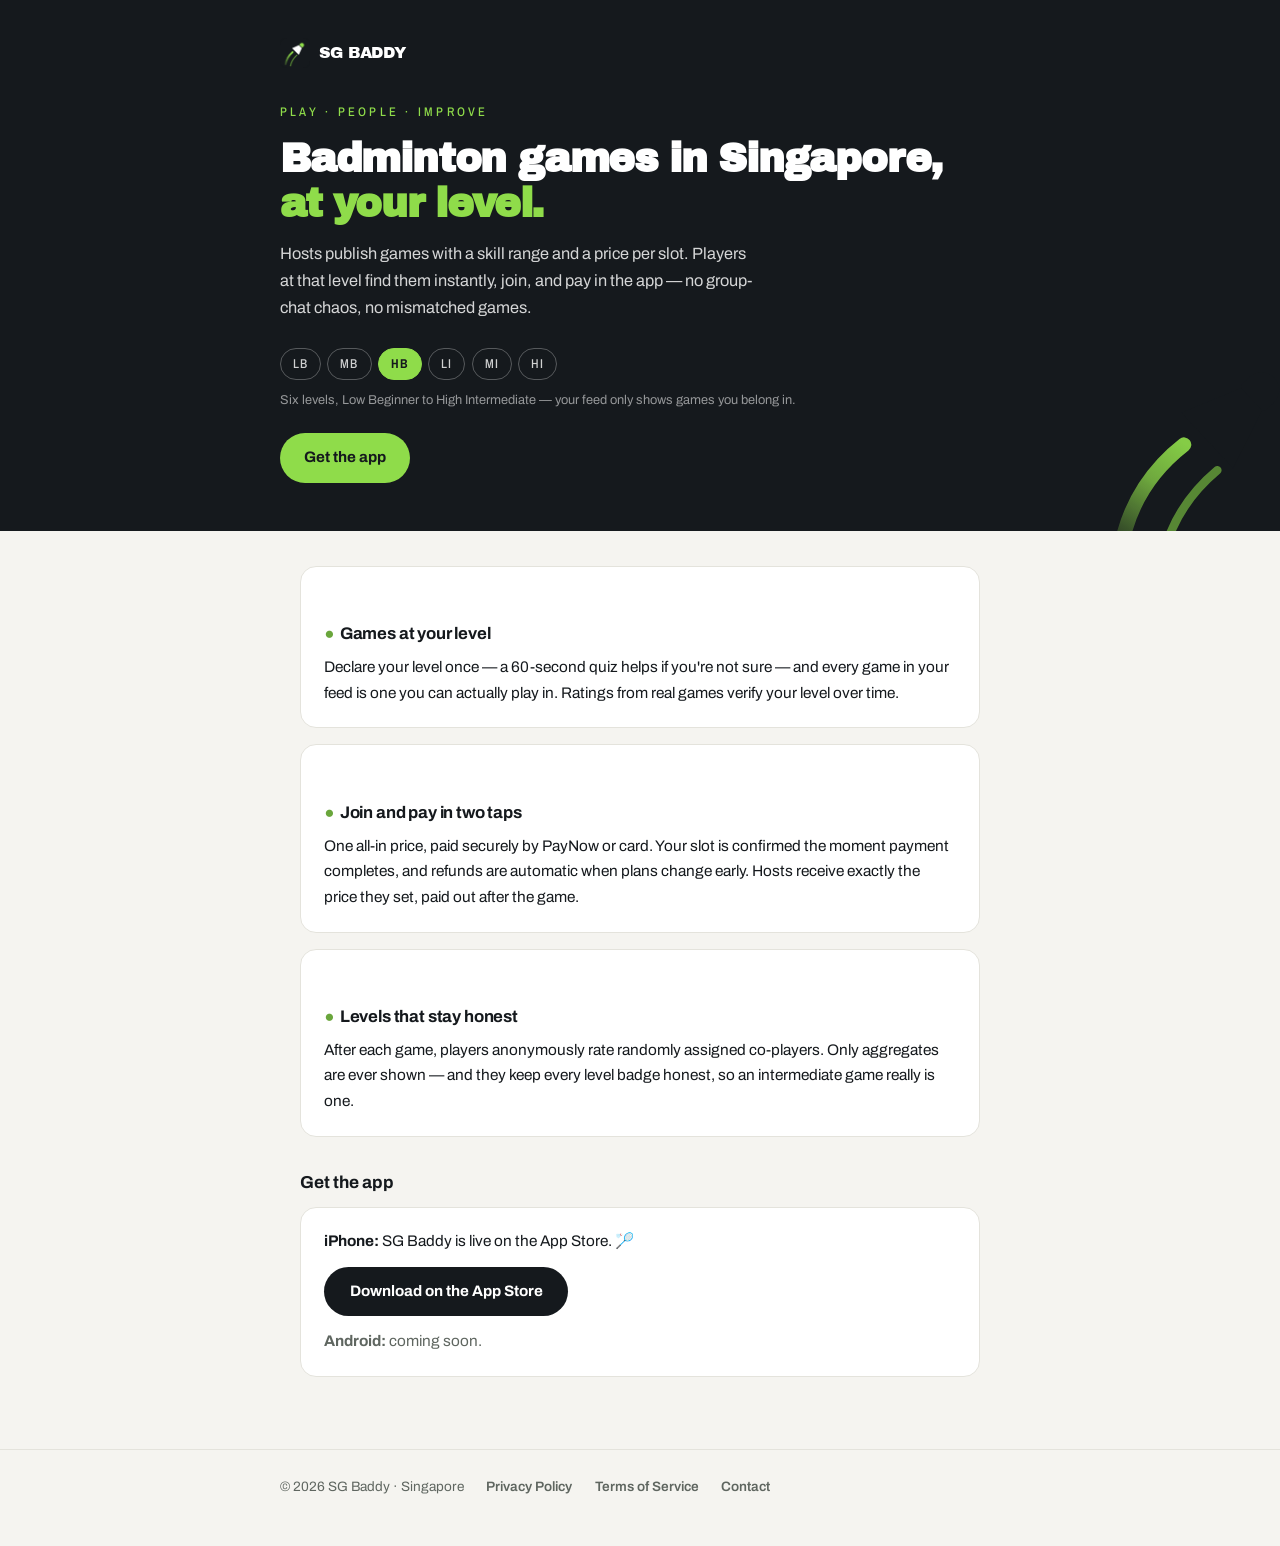
<file: index.html>
<!DOCTYPE html>
<html lang="en">
<head>
  <meta charset="utf-8">
  <meta name="viewport" content="width=device-width, initial-scale=1">
  <title>SG Baddy — Badminton games in Singapore, at your level</title>
  <meta name="description" content="SG Baddy matches Singapore badminton players by skill level. Find a game, join and pay in the app, and rate your co-players so every game stays fair.">
  <link rel="icon" href="favicon.png">
  <link rel="stylesheet" href="style.css">
</head>
<body>
  <header class="hero">
    <img class="hero-mark" src="mark.svg" alt="" aria-hidden="true">
    <div class="inner">
      <div class="brand"><img src="favicon.png" alt="">SG BADDY</div>
      <p class="pillar" style="margin-top:1.6rem;">Play · People · Improve</p>
      <h1>Badminton games in Singapore,<br><span class="lime">at your level.</span></h1>
      <p class="lead">Hosts publish games with a skill range and a price per slot.
      Players at that level find them instantly, join, and pay in the app —
      no group-chat chaos, no mismatched games.</p>
      <div class="bands" aria-label="The six skill levels">
        <span class="band">LB</span>
        <span class="band">MB</span>
        <span class="band on">HB</span>
        <span class="band">LI</span>
        <span class="band">MI</span>
        <span class="band">HI</span>
      </div>
      <p class="bands-note">Six levels, Low Beginner to High Intermediate — your feed only shows games you belong in.</p>
      <a class="hero-cta" href="https://apps.apple.com/sg/app/id6801584394">Get the app</a>
    </div>
  </header>

  <main>
    <div class="card">
      <h2><span class="tick">●</span>Games at your level</h2>
      <p>Declare your level once — a 60-second quiz helps if you're not sure —
      and every game in your feed is one you can actually play in. Ratings from
      real games verify your level over time.</p>
    </div>
    <div class="card">
      <h2><span class="tick">●</span>Join and pay in two taps</h2>
      <p>One all-in price, paid securely by PayNow or card. Your slot is
      confirmed the moment payment completes, and refunds are automatic when
      plans change early. Hosts receive exactly the price they set, paid out
      after the game.</p>
    </div>
    <div class="card">
      <h2><span class="tick">●</span>Levels that stay honest</h2>
      <p>After each game, players anonymously rate randomly assigned
      co-players. Only aggregates are ever shown — and they keep every level
      badge honest, so an intermediate game really is one.</p>
    </div>

    <h2 id="get">Get the app</h2>
    <div class="card">
      <p><strong>iPhone:</strong> SG Baddy is live on the App Store. 🏸</p>
      <p style="margin-top:0.8rem;"><a class="btn" href="https://apps.apple.com/sg/app/id6801584394">Download on the App Store</a></p>
      <p class="muted" style="margin-top:0.8rem;"><strong>Android:</strong> coming soon.</p>
    </div>
  </main>

  <footer>
    <div class="inner">
      <span>© 2026 SG Baddy · Singapore</span>
      <a href="privacy.html">Privacy Policy</a>
      <a href="terms.html">Terms of Service</a>
      <a href="mailto:ks.techsg@gmail.com">Contact</a>
    </div>
  </footer>
</body>
</html>
</file>
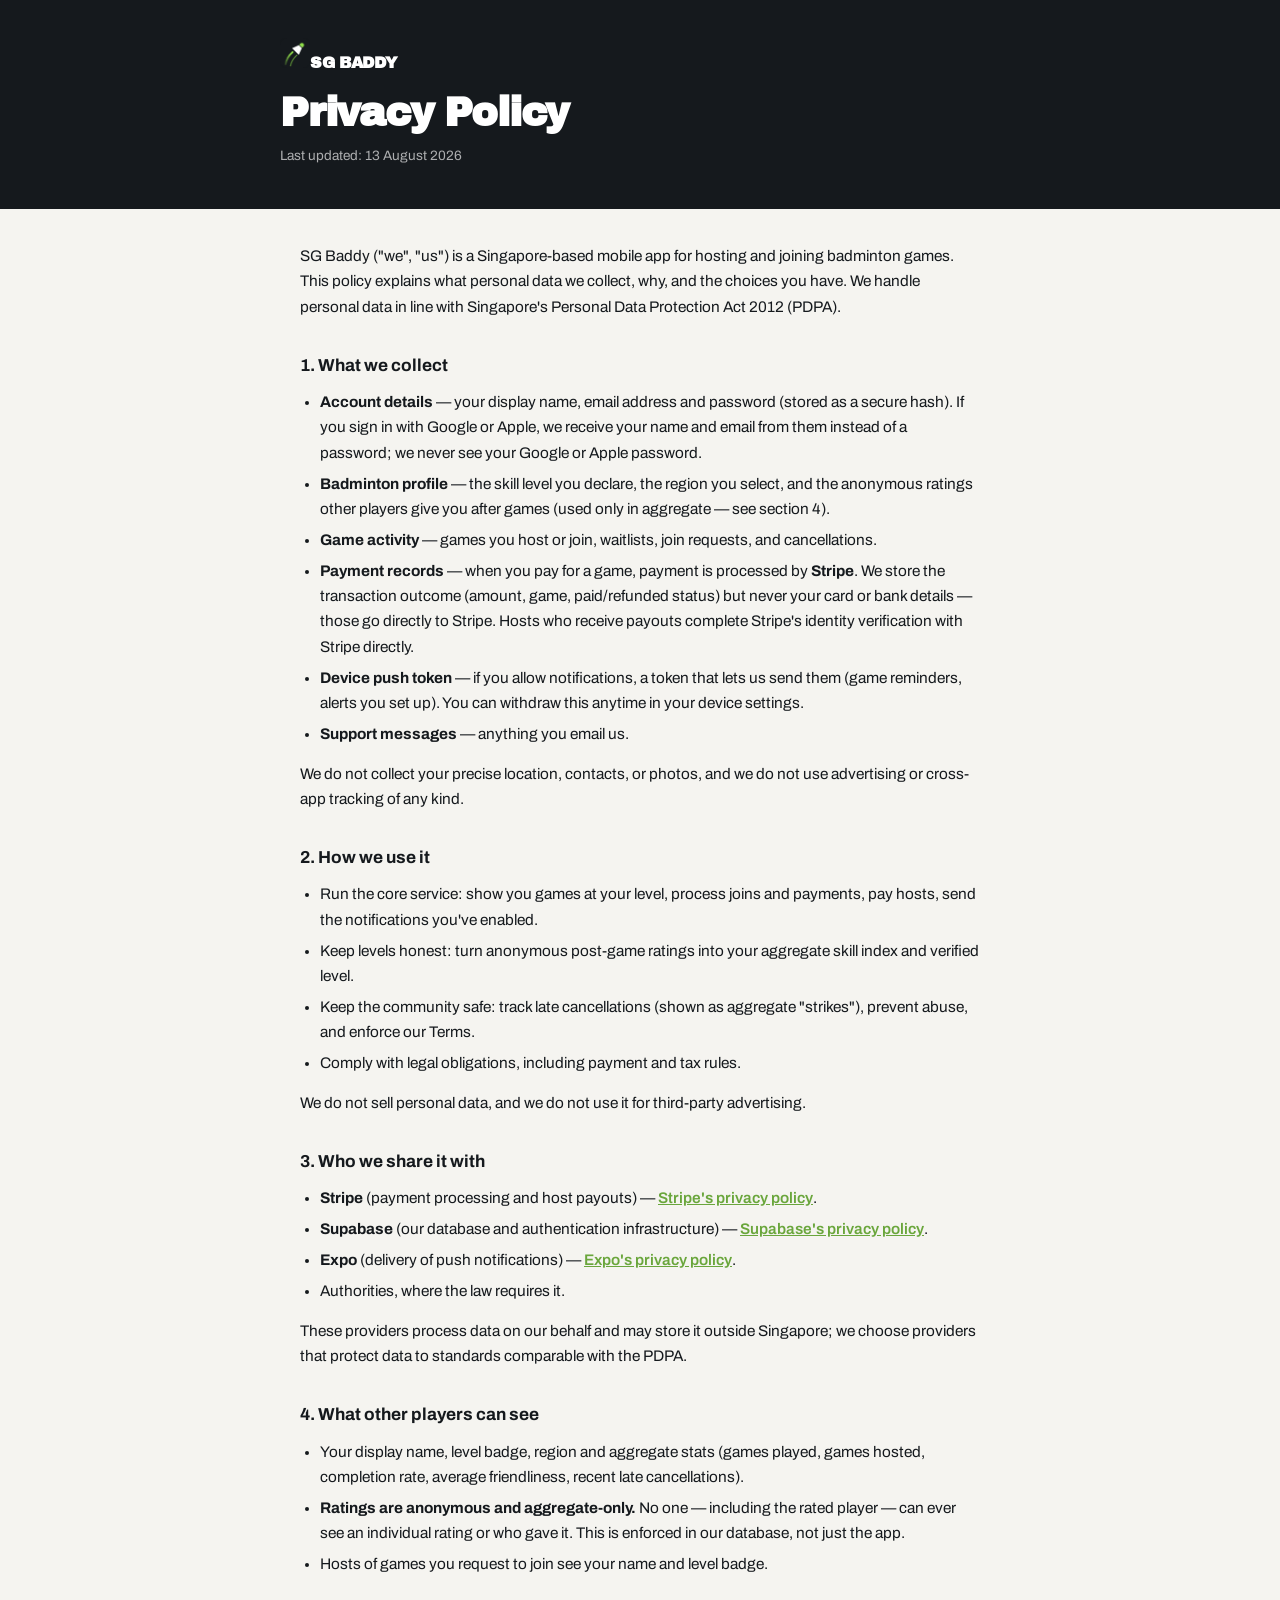
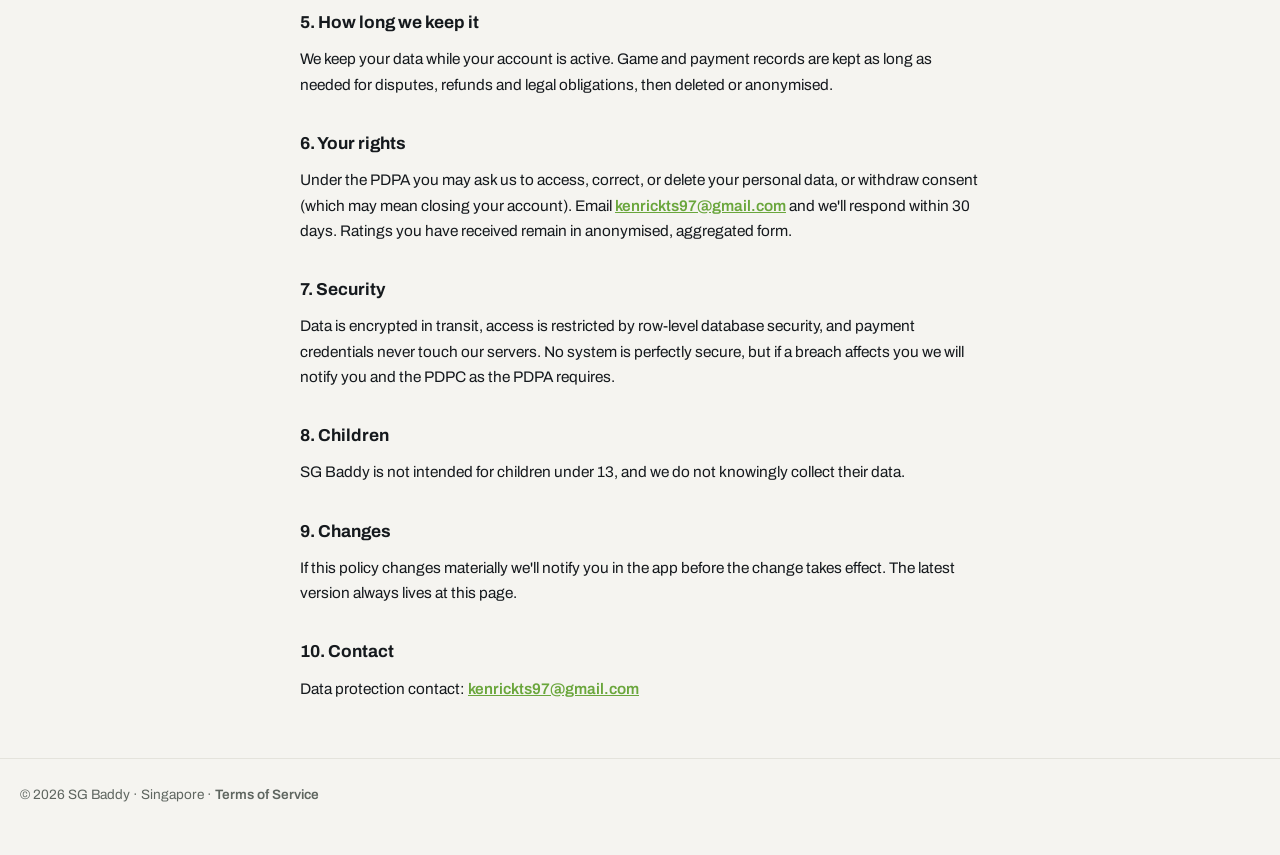
<file: privacy.html>
<!DOCTYPE html>
<html lang="en">
<head>
  <meta charset="utf-8">
  <meta name="viewport" content="width=device-width, initial-scale=1">
  <title>Privacy Policy — SG Baddy</title>
  <link rel="icon" href="favicon.png">
  <link rel="stylesheet" href="style.css">
</head>
<body>
  <header>
    <div class="inner">
      <div class="brand"><a href="index.html"><img src="favicon.png" alt="">SG BADDY</a></div>
      <h1>Privacy Policy</h1>
      <p class="updated">Last updated: 13 August 2026</p>
    </div>
  </header>
  <main>
    <p>SG Baddy ("we", "us") is a Singapore-based mobile app for hosting and
    joining badminton games. This policy explains what personal data we collect,
    why, and the choices you have. We handle personal data in line with
    Singapore's Personal Data Protection Act 2012 (PDPA).</p>

    <h2>1. What we collect</h2>
    <ul>
      <li><strong>Account details</strong> — your display name, email address and
      password (stored as a secure hash). If you sign in with Google or Apple, we
      receive your name and email from them instead of a password; we never see
      your Google or Apple password.</li>
      <li><strong>Badminton profile</strong> — the skill level you declare, the
      region you select, and the anonymous ratings other players give you after
      games (used only in aggregate — see section 4).</li>
      <li><strong>Game activity</strong> — games you host or join, waitlists,
      join requests, and cancellations.</li>
      <li><strong>Payment records</strong> — when you pay for a game, payment is
      processed by <strong>Stripe</strong>. We store the transaction outcome
      (amount, game, paid/refunded status) but never your card or bank details —
      those go directly to Stripe. Hosts who receive payouts complete Stripe's
      identity verification with Stripe directly.</li>
      <li><strong>Device push token</strong> — if you allow notifications, a
      token that lets us send them (game reminders, alerts you set up). You can
      withdraw this anytime in your device settings.</li>
      <li><strong>Support messages</strong> — anything you email us.</li>
    </ul>
    <p>We do not collect your precise location, contacts, or photos, and we do
    not use advertising or cross-app tracking of any kind.</p>

    <h2>2. How we use it</h2>
    <ul>
      <li>Run the core service: show you games at your level, process joins and
      payments, pay hosts, send the notifications you've enabled.</li>
      <li>Keep levels honest: turn anonymous post-game ratings into your
      aggregate skill index and verified level.</li>
      <li>Keep the community safe: track late cancellations (shown as
      aggregate "strikes"), prevent abuse, and enforce our Terms.</li>
      <li>Comply with legal obligations, including payment and tax rules.</li>
    </ul>
    <p>We do not sell personal data, and we do not use it for third-party
    advertising.</p>

    <h2>3. Who we share it with</h2>
    <ul>
      <li><strong>Stripe</strong> (payment processing and host payouts) —
      <a href="https://stripe.com/privacy">Stripe's privacy policy</a>.</li>
      <li><strong>Supabase</strong> (our database and authentication
      infrastructure) — <a href="https://supabase.com/privacy">Supabase's privacy policy</a>.</li>
      <li><strong>Expo</strong> (delivery of push notifications) —
      <a href="https://expo.dev/privacy">Expo's privacy policy</a>.</li>
      <li>Authorities, where the law requires it.</li>
    </ul>
    <p>These providers process data on our behalf and may store it outside
    Singapore; we choose providers that protect data to standards comparable
    with the PDPA.</p>

    <h2>4. What other players can see</h2>
    <ul>
      <li>Your display name, level badge, region and aggregate stats (games
      played, games hosted, completion rate, average friendliness, recent late
      cancellations).</li>
      <li><strong>Ratings are anonymous and aggregate-only.</strong> No one —
      including the rated player — can ever see an individual rating or who gave
      it. This is enforced in our database, not just the app.</li>
      <li>Hosts of games you request to join see your name and level badge.</li>
    </ul>

    <h2>5. How long we keep it</h2>
    <p>We keep your data while your account is active. Game and payment records
    are kept as long as needed for disputes, refunds and legal obligations, then
    deleted or anonymised.</p>

    <h2>6. Your rights</h2>
    <p>Under the PDPA you may ask us to access, correct, or delete your personal
    data, or withdraw consent (which may mean closing your account). Email
    <a href="mailto:kenrickts97@gmail.com">kenrickts97@gmail.com</a> and we'll
    respond within 30 days. Ratings you have received remain in anonymised,
    aggregated form.</p>

    <h2>7. Security</h2>
    <p>Data is encrypted in transit, access is restricted by row-level database
    security, and payment credentials never touch our servers. No system is
    perfectly secure, but if a breach affects you we will notify you and the
    PDPC as the PDPA requires.</p>

    <h2>8. Children</h2>
    <p>SG Baddy is not intended for children under 13, and we do not knowingly
    collect their data.</p>

    <h2>9. Changes</h2>
    <p>If this policy changes materially we'll notify you in the app before the
    change takes effect. The latest version always lives at this page.</p>

    <h2>10. Contact</h2>
    <p>Data protection contact: <a href="mailto:kenrickts97@gmail.com">kenrickts97@gmail.com</a></p>
  </main>
  <footer>© 2026 SG Baddy · Singapore · <a href="terms.html">Terms of Service</a></footer>
</body>
</html>
</file>
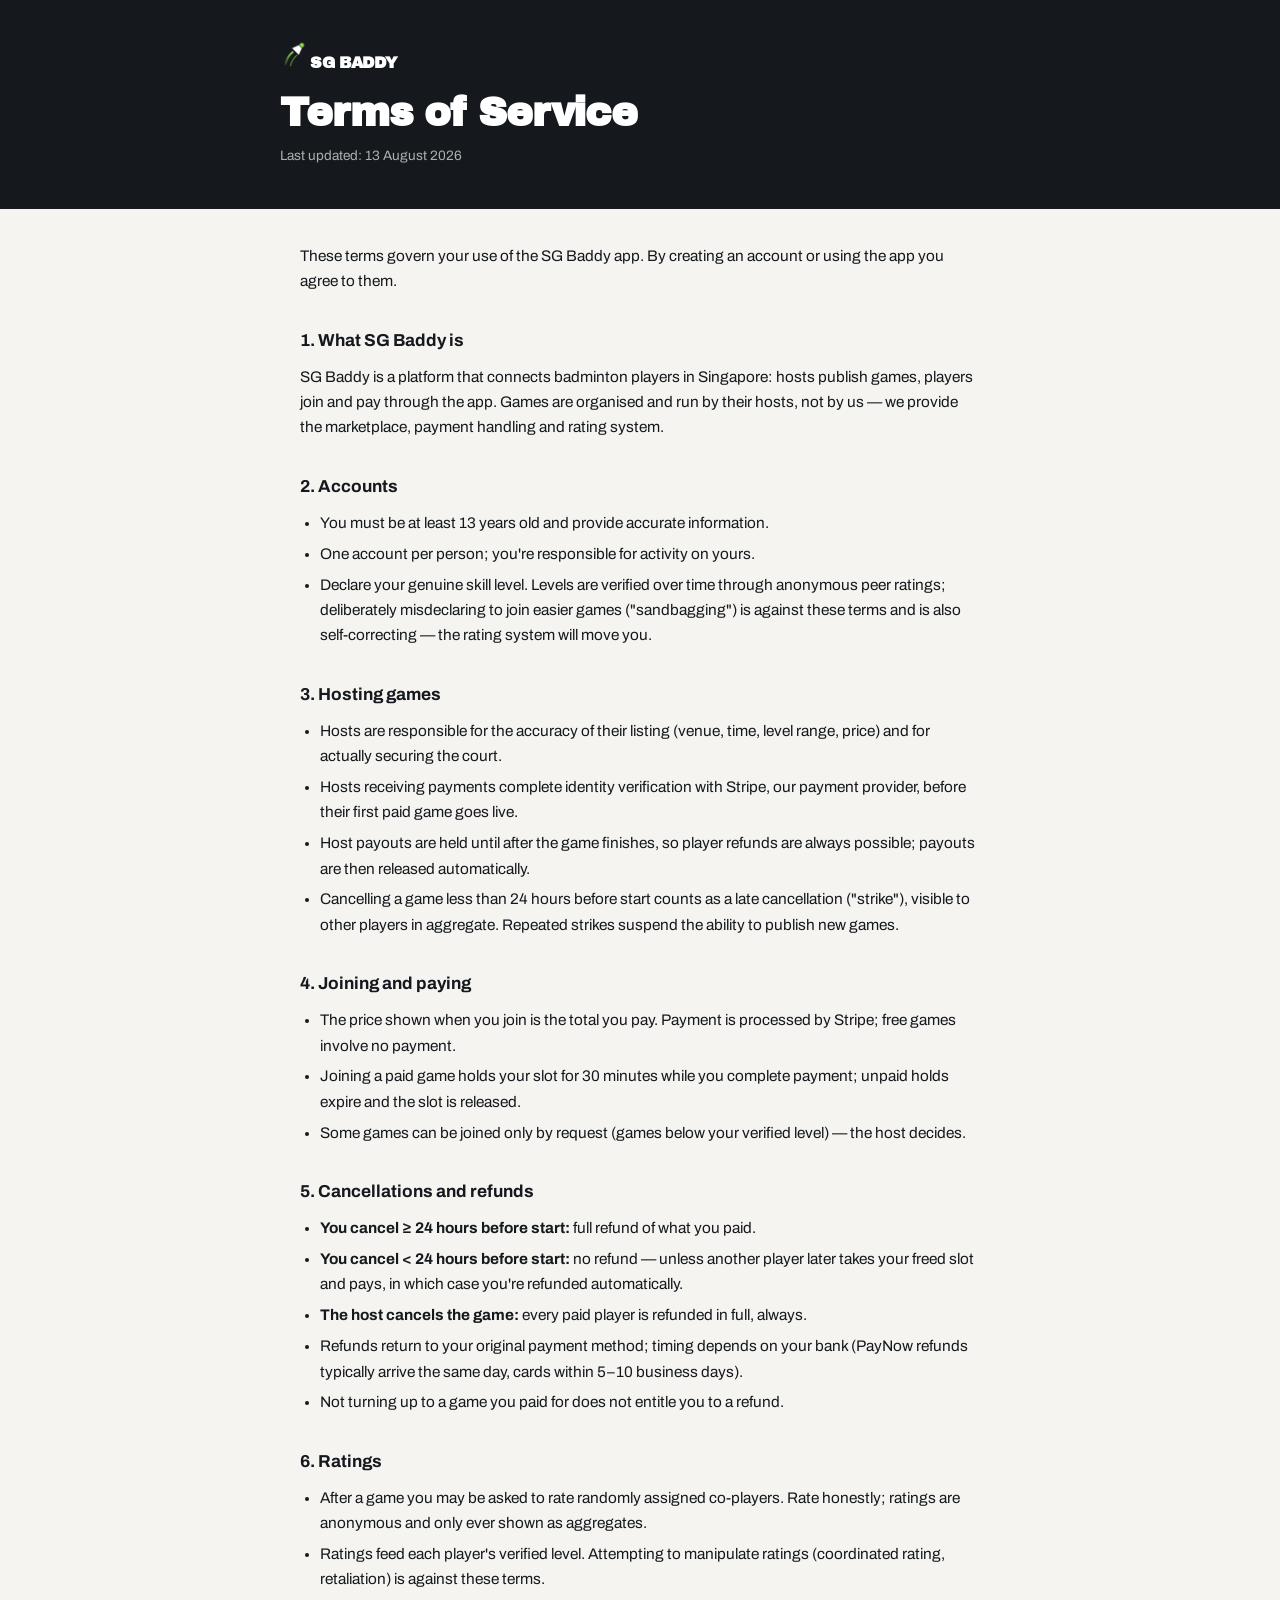
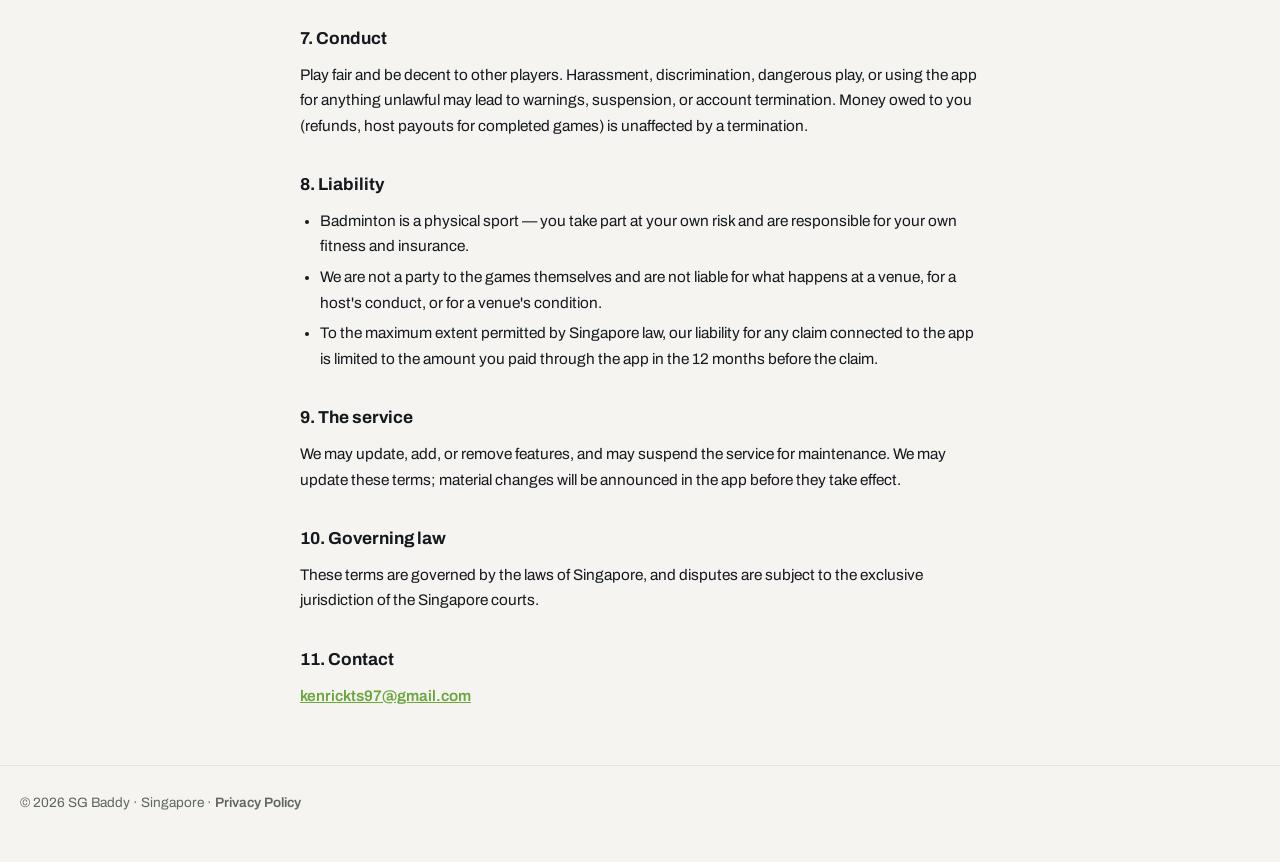
<file: terms.html>
<!DOCTYPE html>
<html lang="en">
<head>
  <meta charset="utf-8">
  <meta name="viewport" content="width=device-width, initial-scale=1">
  <title>Terms of Service — SG Baddy</title>
  <link rel="icon" href="favicon.png">
  <link rel="stylesheet" href="style.css">
</head>
<body>
  <header>
    <div class="inner">
      <div class="brand"><a href="index.html"><img src="favicon.png" alt="">SG BADDY</a></div>
      <h1>Terms of Service</h1>
      <p class="updated">Last updated: 13 August 2026</p>
    </div>
  </header>
  <main>
    <p>These terms govern your use of the SG Baddy app. By creating an account
    or using the app you agree to them.</p>

    <h2>1. What SG Baddy is</h2>
    <p>SG Baddy is a platform that connects badminton players in Singapore:
    hosts publish games, players join and pay through the app. Games are
    organised and run by their hosts, not by us — we provide the marketplace,
    payment handling and rating system.</p>

    <h2>2. Accounts</h2>
    <ul>
      <li>You must be at least 13 years old and provide accurate information.</li>
      <li>One account per person; you're responsible for activity on yours.</li>
      <li>Declare your genuine skill level. Levels are verified over time
      through anonymous peer ratings; deliberately misdeclaring to join easier
      games ("sandbagging") is against these terms and is also self-correcting —
      the rating system will move you.</li>
    </ul>

    <h2>3. Hosting games</h2>
    <ul>
      <li>Hosts are responsible for the accuracy of their listing (venue, time,
      level range, price) and for actually securing the court.</li>
      <li>Hosts receiving payments complete identity verification with Stripe,
      our payment provider, before their first paid game goes live.</li>
      <li>Host payouts are held until after the game finishes, so player
      refunds are always possible; payouts are then released automatically.</li>
      <li>Cancelling a game less than 24 hours before start counts as a late
      cancellation ("strike"), visible to other players in aggregate. Repeated
      strikes suspend the ability to publish new games.</li>
    </ul>

    <h2>4. Joining and paying</h2>
    <ul>
      <li>The price shown when you join is the total you pay. Payment is
      processed by Stripe; free games involve no payment.</li>
      <li>Joining a paid game holds your slot for 30 minutes while you complete
      payment; unpaid holds expire and the slot is released.</li>
      <li>Some games can be joined only by request (games below your verified
      level) — the host decides.</li>
    </ul>

    <h2>5. Cancellations and refunds</h2>
    <ul>
      <li><strong>You cancel ≥ 24 hours before start:</strong> full refund of
      what you paid.</li>
      <li><strong>You cancel &lt; 24 hours before start:</strong> no refund —
      unless another player later takes your freed slot and pays, in which case
      you're refunded automatically.</li>
      <li><strong>The host cancels the game:</strong> every paid player is
      refunded in full, always.</li>
      <li>Refunds return to your original payment method; timing depends on
      your bank (PayNow refunds typically arrive the same day, cards within
      5–10 business days).</li>
      <li>Not turning up to a game you paid for does not entitle you to a
      refund.</li>
    </ul>

    <h2>6. Ratings</h2>
    <ul>
      <li>After a game you may be asked to rate randomly assigned co-players.
      Rate honestly; ratings are anonymous and only ever shown as aggregates.</li>
      <li>Ratings feed each player's verified level. Attempting to manipulate
      ratings (coordinated rating, retaliation) is against these terms.</li>
    </ul>

    <h2>7. Conduct</h2>
    <p>Play fair and be decent to other players. Harassment, discrimination,
    dangerous play, or using the app for anything unlawful may lead to warnings,
    suspension, or account termination. Money owed to you (refunds, host
    payouts for completed games) is unaffected by a termination.</p>

    <h2>8. Liability</h2>
    <ul>
      <li>Badminton is a physical sport — you take part at your own risk and
      are responsible for your own fitness and insurance.</li>
      <li>We are not a party to the games themselves and are not liable for
      what happens at a venue, for a host's conduct, or for a venue's
      condition.</li>
      <li>To the maximum extent permitted by Singapore law, our liability for
      any claim connected to the app is limited to the amount you paid through
      the app in the 12 months before the claim.</li>
    </ul>

    <h2>9. The service</h2>
    <p>We may update, add, or remove features, and may suspend the service for
    maintenance. We may update these terms; material changes will be announced
    in the app before they take effect.</p>

    <h2>10. Governing law</h2>
    <p>These terms are governed by the laws of Singapore, and disputes are
    subject to the exclusive jurisdiction of the Singapore courts.</p>

    <h2>11. Contact</h2>
    <p><a href="mailto:kenrickts97@gmail.com">kenrickts97@gmail.com</a></p>
  </main>
  <footer>© 2026 SG Baddy · Singapore · <a href="privacy.html">Privacy Policy</a></footer>
</body>
</html>
</file>
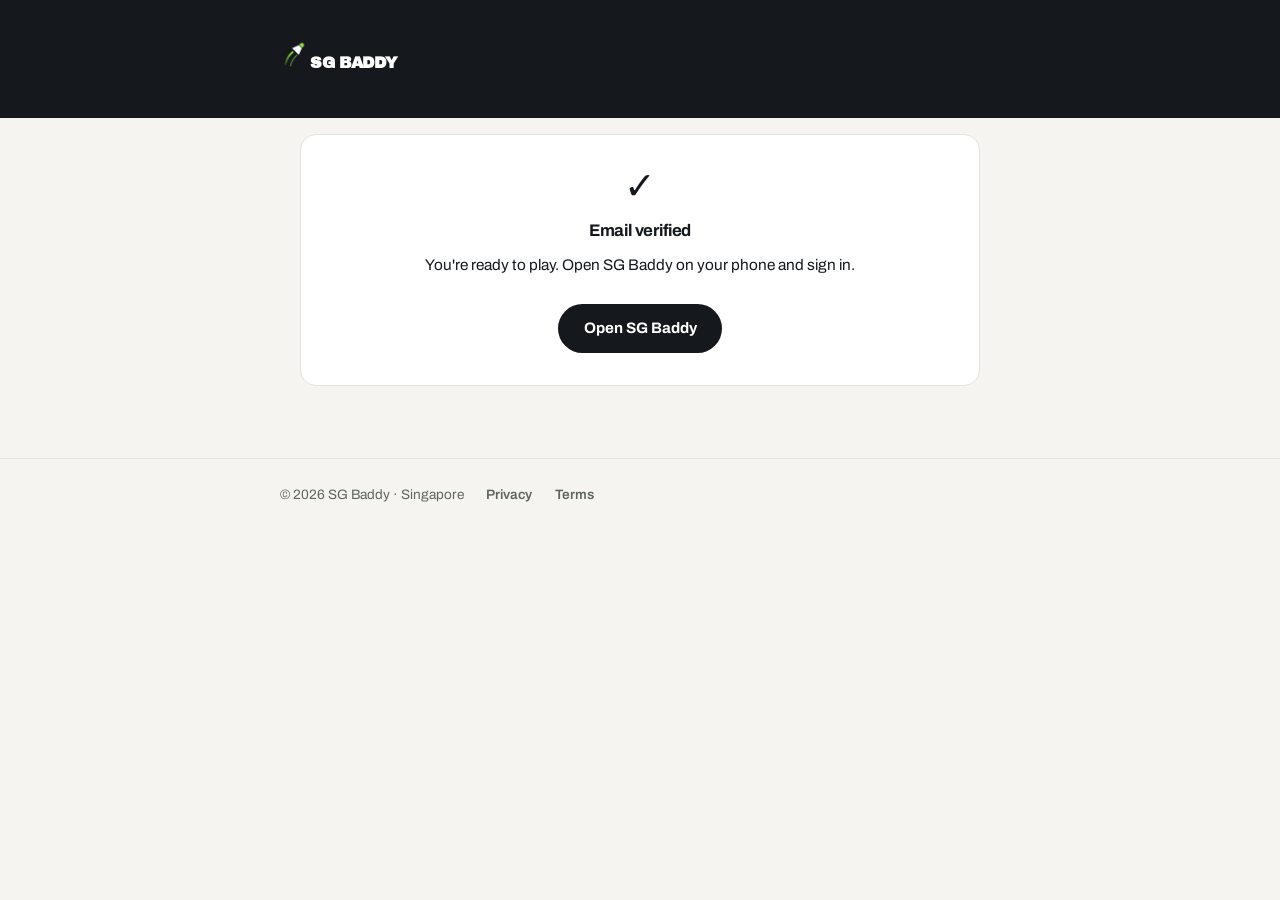
<file: verified.html>
<!DOCTYPE html>
<html lang="en">
<head>
  <meta charset="utf-8">
  <meta name="viewport" content="width=device-width, initial-scale=1">
  <title>Email verified — SG Baddy</title>
  <link rel="icon" href="favicon.png">
  <link rel="stylesheet" href="style.css">
</head>
<body>
  <header>
    <div class="inner">
      <div class="brand"><a href="index.html"><img src="favicon.png" alt="">SG BADDY</a></div>
    </div>
  </header>
  <main class="state">
    <div class="card">
      <div class="big">✓</div>
      <h2>Email verified</h2>
      <p>You're ready to play. Open SG Baddy on your phone and sign in.</p>
      <p><a id="open" class="btn" href="sgbaddy://">Open SG Baddy</a></p>
    </div>
  </main>
  <footer>
    <div class="inner">
      <span>© 2026 SG Baddy · Singapore</span>
      <a href="privacy.html">Privacy</a>
      <a href="terms.html">Terms</a>
    </div>
  </footer>
  <script>
    // On a phone, bounce straight into the app; on desktop the success
    // message stands on its own (the sgbaddy:// attempt is a silent no-op).
    if (/iPhone|iPad|Android/i.test(navigator.userAgent)) {
      location.href = 'sgbaddy://';
    }
  </script>
</body>
</html>
</file>
<file: style.css>
/* SG Baddy public site — brand: Ink #15191D, Shuttle Lime #8FDC4A,
   Trace Lime #6AA63C, Paper #F5F4F0. Type: Archivo Black / Archivo /
   Archivo Narrow (pillar line), per design/logo/README.txt. */
@import url('https://fonts.googleapis.com/css2?family=Archivo+Black&family=Archivo+Narrow:wght@500&family=Archivo:wght@400;600;700&display=swap');

:root {
  --ink: #15191D;
  --lime: #8FDC4A;
  --trace: #6AA63C;
  --paper: #F5F4F0;
  --muted: #5F6660;
  --line: #E4E3DC;
}

* { box-sizing: border-box; margin: 0; padding: 0; }

body {
  font-family: 'Archivo', -apple-system, BlinkMacSystemFont, 'Segoe UI', sans-serif;
  background: var(--paper);
  color: var(--ink);
  line-height: 1.65;
}

/* ── header (shared by every page) ─────────────────────────────── */
header {
  background: var(--ink);
  color: #fff;
  padding: 2.4rem 1.25rem 2.6rem;
}
header .inner, main, footer .inner {
  max-width: 720px;
  margin: 0 auto;
}
header a { color: inherit; text-decoration: none; }
.brand {
  font-family: 'Archivo Black', 'Archivo', sans-serif;
  font-size: 1rem;
  letter-spacing: -0.02em;
  display: inline-flex;
  align-items: center;
  gap: 0.55rem;
}
.brand img { width: 30px; height: 30px; }
h1 {
  font-family: 'Archivo Black', 'Archivo', sans-serif;
  font-size: clamp(1.7rem, 5.5vw, 2.5rem);
  letter-spacing: -0.03em;
  line-height: 1.12;
  margin-top: 0.9rem;
}
h1 .lime { color: var(--lime); }
.updated {
  color: rgba(255, 255, 255, 0.65);
  font-size: 0.85rem;
  margin-top: 0.55rem;
}

/* ── hero extras (index only) ──────────────────────────────────── */
.pillar {
  font-family: 'Archivo Narrow', 'Archivo', sans-serif;
  font-weight: 500;
  font-size: 0.78rem;
  letter-spacing: 0.26em;
  text-transform: uppercase;
  color: var(--lime);
}
.hero { position: relative; overflow: hidden; padding-bottom: 3rem; }
.hero .inner { position: relative; z-index: 1; }
.hero-mark {
  position: absolute;
  right: -28px;
  bottom: -34px;
  width: 210px;
  opacity: 0.92;
  transform: rotate(2deg);
}
.hero p.lead {
  margin-top: 0.9rem;
  max-width: 30rem;
  color: rgba(255, 255, 255, 0.82);
  font-size: 1.02rem;
}
.hero-cta {
  display: inline-block;
  margin-top: 1.4rem;
  background: var(--lime);
  color: var(--ink);
  font-weight: 700;
  font-size: 0.95rem;
  padding: 0.75rem 1.5rem;
  border-radius: 999px;
  text-decoration: none;
}

/* level bands — the thing that makes SG Baddy SG Baddy */
.bands {
  display: flex;
  flex-wrap: wrap;
  gap: 0.4rem;
  margin-top: 1.6rem;
}
.band {
  font-family: 'Archivo Narrow', 'Archivo', sans-serif;
  font-weight: 500;
  font-size: 0.8rem;
  letter-spacing: 0.08em;
  padding: 0.3rem 0.75rem;
  border-radius: 999px;
  border: 1px solid rgba(255, 255, 255, 0.28);
  color: rgba(255, 255, 255, 0.8);
}
.band.on {
  background: var(--lime);
  border-color: var(--lime);
  color: var(--ink);
  font-weight: 700;
}
.bands-note {
  margin-top: 0.6rem;
  font-size: 0.8rem;
  color: rgba(255, 255, 255, 0.55);
}

/* ── body ──────────────────────────────────────────────────────── */
main { padding: 2.2rem 1.25rem 3.5rem; }
.card {
  background: #fff;
  border: 1px solid var(--line);
  border-radius: 16px;
  padding: 1.35rem 1.45rem;
  margin-bottom: 1rem;
}
.card h2 {
  font-family: 'Archivo', sans-serif;
  font-weight: 700;
  font-size: 1.05rem;
  letter-spacing: -0.01em;
  margin-bottom: 0.45rem;
}
.card h2 .tick { color: var(--trace); margin-right: 0.35rem; }
main h2 {
  font-family: 'Archivo', sans-serif;
  font-weight: 700;
  font-size: 1.08rem;
  margin: 2rem 0 0.6rem;
}
p, li { font-size: 0.96rem; }
p + p { margin-top: 0.6rem; }
ul { padding-left: 1.25rem; margin: 0.5rem 0 0.9rem; }
li { margin-bottom: 0.35rem; }
a { color: var(--trace); font-weight: 600; }
.muted { color: var(--muted); }

.btn {
  display: inline-block;
  background: var(--ink);
  color: #fff;
  font-weight: 700;
  font-size: 0.95rem;
  padding: 0.75rem 1.6rem;
  border-radius: 999px;
  text-decoration: none;
}

/* verified / checkout-done centered state pages */
.state {
  text-align: center;
  padding-top: 1rem;
}
.state .card { padding: 2rem 1.5rem; }
.state .big { font-size: 2.4rem; line-height: 1; }
.state h2 { margin-top: 0.7rem; }
.state p { margin-top: 0.5rem; }
.state .btn { margin-top: 1.1rem; }

/* ── footer ────────────────────────────────────────────────────── */
footer {
  border-top: 1px solid var(--line);
  padding: 1.6rem 1.25rem 3rem;
  color: var(--muted);
  font-size: 0.85rem;
}
footer .inner {
  display: flex;
  flex-wrap: wrap;
  gap: 0.4rem 1.4rem;
  align-items: center;
}
footer a { color: var(--muted); font-weight: 600; text-decoration: none; }
footer a:hover, footer a:focus { color: var(--ink); }

a:focus-visible, .btn:focus-visible, .hero-cta:focus-visible {
  outline: 3px solid var(--lime);
  outline-offset: 2px;
}

@media (max-width: 560px) {
  .hero-mark { width: 150px; right: -24px; bottom: -26px; opacity: 0.55; }
}
</file>
